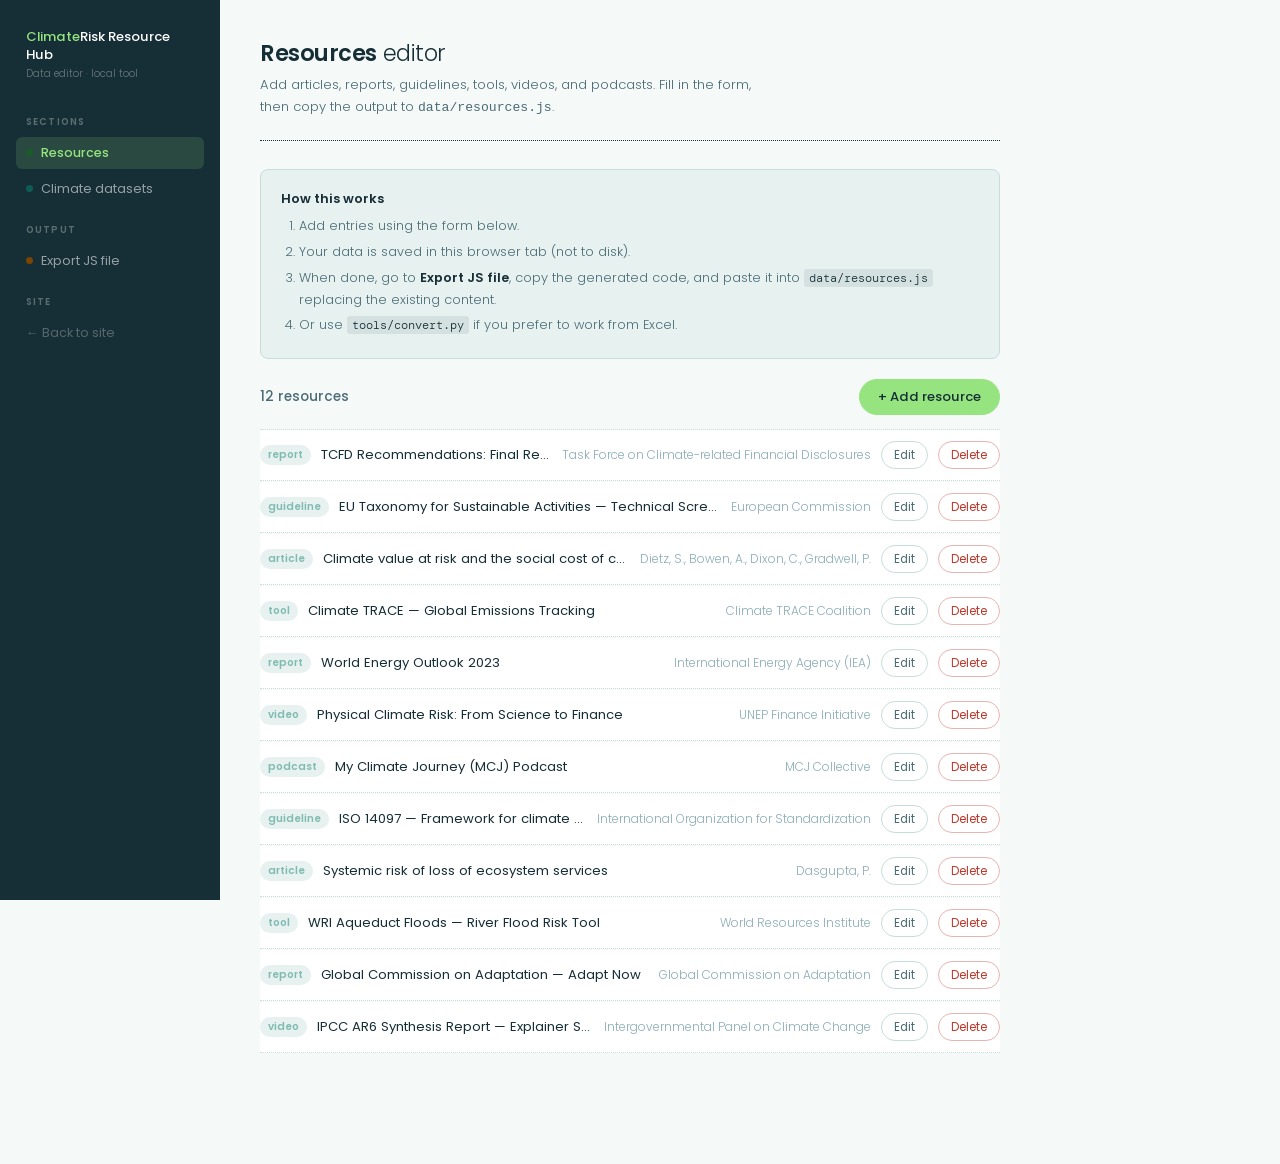
<file: src/data-editor.html>
<!DOCTYPE html>
<html lang="en">
<head>
  <meta charset="UTF-8" />
  <meta name="viewport" content="width=device-width, initial-scale=1.0" />
  <title>Data Editor — Climate Risk Resource Hub</title>
  <style>
    @import url('https://fonts.googleapis.com/css2?family=Poppins:wght@300;400;500;600&family=DM+Mono:wght@400&display=swap');

    *, *::before, *::after { box-sizing: border-box; margin: 0; padding: 0; }
    :root {
      --ink:     #162E36;
      --mid:     #4A6B75;
      --faint:   #8AACB5;
      --accent:  #96E47F;
      --teal:    #80BBB1;
      --tl:      #E6F1F0;
      --border:  #C8DDD9;
      --bg:      #F5F9F8;
      --surface: #FFFFFF;
      --red:     #C0392B;
      --r:       4px;
      --pill:    170px;
    }
    body { font-family: 'Poppins', sans-serif; font-size: 14px; color: var(--ink); background: var(--bg); }

    /* ── Shell ──────────────────────────────────────────── */
    .shell { display: flex; min-height: 100vh; }
    .sidebar {
      width: 220px; flex-shrink: 0;
      background: var(--ink);
      padding: 28px 16px;
      display: flex; flex-direction: column; gap: 4px;
      position: fixed; top: 0; left: 0; height: 100vh;
      overflow-y: auto;
    }
    .sidebar-title {
      font-size: 0.82rem; font-weight: 500; color: #fff;
      padding: 0 10px; margin-bottom: 16px; line-height: 1.4;
    }
    .sidebar-title span { color: var(--accent); }
    .sidebar-title small { display: block; font-size: 0.62rem; font-weight: 300; color: rgba(255,255,255,.35); margin-top: 2px; }
    .sidebar-label {
      font-size: 0.6rem; font-weight: 600; letter-spacing: 0.12em;
      text-transform: uppercase; color: rgba(255,255,255,.3);
      padding: 14px 10px 4px; display: block;
    }
    .sidebar a {
      display: flex; align-items: center; gap: 8px;
      padding: 7px 10px; border-radius: 6px;
      font-size: 0.8rem; font-weight: 400;
      color: rgba(255,255,255,.55);
      text-decoration: none; transition: all .12s;
    }
    .sidebar a:hover { background: rgba(150,228,127,.1); color: #fff; }
    .sidebar a.active { background: rgba(150,228,127,.15); color: var(--accent); font-weight: 500; }
    .sidebar-dot { width: 7px; height: 7px; border-radius: 50%; flex-shrink: 0; }

    .main { margin-left: 220px; flex: 1; padding: 36px 40px 80px; max-width: 820px; }

    /* ── Header ─────────────────────────────────────────── */
    .page-hd { margin-bottom: 28px; padding-bottom: 20px; border-bottom: 1px dotted var(--ink); }
    .page-hd h1 { font-size: 1.4rem; font-weight: 300; letter-spacing: -0.02em; color: var(--ink); margin-bottom: 4px; }
    .page-hd h1 strong { font-weight: 600; }
    .page-hd p { font-size: 0.82rem; color: var(--mid); font-weight: 300; max-width: 500px; line-height: 1.7; margin: 0; }

    /* ── Panels (one per section) ───────────────────────── */
    .panel { display: none; }
    .panel.active { display: block; }

    /* ── Records list ───────────────────────────────────── */
    .records-bar {
      display: flex; align-items: center; justify-content: space-between;
      margin-bottom: 14px;
    }
    .records-bar h2 { font-size: 0.85rem; font-weight: 500; color: var(--mid); }
    .records-list { display: flex; flex-direction: column; gap: 1px; margin-bottom: 32px; border-top: 1px dotted var(--border); }
    .record-row {
      display: flex; align-items: center; gap: 10px;
      padding: 11px 0; border-bottom: 1px dotted var(--border);
      background: var(--surface);
    }
    .record-row:hover { background: var(--tl); }
    .record-type {
      font-size: 0.65rem; font-weight: 600; padding: 2px 8px;
      border-radius: var(--pill); white-space: nowrap;
      background: var(--tl); color: var(--teal);
    }
    .record-title { flex: 1; font-size: 0.82rem; font-weight: 400; color: var(--ink); min-width: 0; white-space: nowrap; overflow: hidden; text-overflow: ellipsis; }
    .record-author { font-size: 0.75rem; color: var(--faint); font-weight: 300; white-space: nowrap; }
    .btn-sm {
      height: 28px; padding: 0 12px; font-size: 0.73rem; font-weight: 400;
      border-radius: var(--pill); border: 1px solid var(--border);
      background: var(--surface); color: var(--mid);
      cursor: pointer; white-space: nowrap; transition: all .12s;
      font-family: 'Poppins', sans-serif;
    }
    .btn-sm:hover { border-color: var(--teal); color: var(--ink); }
    .btn-sm.danger { color: var(--red); border-color: #e8b4b0; }
    .btn-sm.danger:hover { background: #fde8e6; }

    /* ── Main action buttons ────────────────────────────── */
    .btn {
      height: 36px; padding: 0 18px; font-size: 0.82rem; font-weight: 500;
      border-radius: var(--pill); border: 1px solid var(--ink);
      background: var(--surface); color: var(--ink);
      cursor: pointer; display: inline-flex; align-items: center; gap: 6px;
      transition: all .15s; font-family: 'Poppins', sans-serif; text-decoration: none;
    }
    .btn:hover { border-color: var(--teal); background: var(--tl); color: var(--ink); }
    .btn.primary { background: var(--accent); border-color: var(--accent); }
    .btn.primary:hover { background: #7acc65; border-color: #7acc65; }
    .btn-row { display: flex; gap: 8px; flex-wrap: wrap; margin-top: 20px; }

    /* ── Form ───────────────────────────────────────────── */
    .form-card {
      background: var(--surface);
      border: 1px solid var(--border);
      border-radius: 10px;
      padding: 28px;
      margin-bottom: 24px;
    }
    .form-card h3 { font-size: 0.9rem; font-weight: 500; margin-bottom: 20px; color: var(--ink); }
    .form-grid { display: grid; grid-template-columns: 1fr 1fr; gap: 14px; }
    .form-grid .full { grid-column: 1 / -1; }
    .field { display: flex; flex-direction: column; gap: 5px; }
    .field label {
      font-size: 0.67rem; font-weight: 600; letter-spacing: 0.07em;
      text-transform: uppercase; color: var(--faint);
    }
    .field label .req { color: var(--red); }
    .field input, .field select, .field textarea {
      width: 100%; border: 1px solid var(--ink); border-radius: var(--r);
      background: var(--surface); color: var(--ink);
      font-family: 'Poppins', sans-serif; font-size: 0.84rem; font-weight: 300;
      padding: 8px 10px; outline: none; transition: border-color .15s;
      -webkit-appearance: none; appearance: none;
    }
    .field input:focus, .field select:focus, .field textarea:focus { border-color: var(--teal); }
    .field textarea { resize: vertical; min-height: 80px; line-height: 1.6; }
    .field .hint { font-size: 0.68rem; color: var(--faint); font-weight: 300; line-height: 1.5; }
    .field select {
      background-image: url("data:image/svg+xml,%3Csvg width='10' height='6' viewBox='0 0 10 6' fill='none' xmlns='http://www.w3.org/2000/svg'%3E%3Cpath d='M1 1l4 4 4-4' stroke='%23162E36' stroke-width='1.5' stroke-linecap='round' stroke-linejoin='round'/%3E%3C/svg%3E");
      background-repeat: no-repeat; background-position: right 10px center;
      padding-right: 28px;
    }

    /* ── Output area ─────────────────────────────────────── */
    .output-card {
      background: var(--ink);
      border-radius: 10px;
      padding: 24px;
      margin-top: 24px;
    }
    .output-card h3 { font-size: 0.78rem; font-weight: 500; color: var(--accent); margin-bottom: 12px; display: flex; align-items: center; justify-content: space-between; }
    .output-card pre {
      font-family: 'DM Mono', monospace;
      font-size: 0.78rem;
      color: #b8e8c8;
      white-space: pre-wrap;
      word-break: break-all;
      line-height: 1.65;
      max-height: 340px;
      overflow-y: auto;
    }
    .output-card .copy-btn {
      font-size: 0.68rem; font-weight: 500; padding: 3px 10px;
      border-radius: var(--pill); border: 1px solid rgba(150,228,127,.3);
      background: transparent; color: var(--accent); cursor: pointer;
      font-family: 'Poppins', sans-serif; transition: all .12s;
    }
    .output-card .copy-btn:hover { background: rgba(150,228,127,.1); }

    /* ── Instructions card ───────────────────────────────── */
    .info-card {
      background: var(--tl); border: 1px solid var(--border);
      border-radius: 8px; padding: 18px 20px; margin-bottom: 20px;
      font-size: 0.8rem; color: var(--mid); line-height: 1.7; font-weight: 300;
    }
    .info-card strong { font-weight: 600; color: var(--ink); }
    .info-card code {
      font-family: 'DM Mono', monospace; font-size: 0.75rem;
      background: rgba(22,46,54,.08); padding: 1px 5px; border-radius: 3px;
      color: var(--ink);
    }
    ol.steps { padding-left: 18px; margin-top: 6px; }
    ol.steps li { margin-bottom: 4px; }

    /* ── Toast ───────────────────────────────────────────── */
    #toast {
      position: fixed; bottom: 24px; right: 24px; z-index: 9999;
      background: var(--ink); color: var(--accent);
      font-size: 0.78rem; font-weight: 500; padding: 10px 18px;
      border-radius: var(--pill); opacity: 0;
      transition: opacity .2s; pointer-events: none;
    }
    #toast.show { opacity: 1; }

    /* ── Divider ─────────────────────────────────────────── */
    hr.sec { border: none; border-top: 1px dotted var(--border); margin: 24px 0; }
  </style>
</head>
<body>
<div class="shell">

  <!-- Sidebar -->
  <div class="sidebar">
    <div class="sidebar-title">
      <span>Climate</span>Risk Resource Hub
      <small>Data editor · local tool</small>
    </div>
    <span class="sidebar-label">Sections</span>
    <a href="#" class="active" data-panel="resources" onclick="switchPanel('resources',this);return false;">
      <span class="sidebar-dot" style="background:#1A5C28"></span>Resources
    </a>
    <a href="#" data-panel="datasets" onclick="switchPanel('datasets',this);return false;">
      <span class="sidebar-dot" style="background:#0F5C55"></span>Climate datasets
    </a>
    <span class="sidebar-label">Output</span>
    <a href="#" data-panel="export" onclick="switchPanel('export',this);return false;">
      <span class="sidebar-dot" style="background:#7A4500"></span>Export JS file
    </a>
    <span class="sidebar-label">Site</span>
    <a href="index.html" style="opacity:.5">← Back to site</a>
  </div>

  <!-- Main -->
  <div class="main">

    <!-- ═══════════════ RESOURCES PANEL ═══════════════════ -->
    <div class="panel active" id="panel-resources">
      <div class="page-hd">
        <h1><strong>Resources</strong> editor</h1>
        <p>Add articles, reports, guidelines, tools, videos, and podcasts. Fill in the form, then copy the output to <code>data/resources.js</code>.</p>
      </div>

      <div class="info-card">
        <strong>How this works</strong>
        <ol class="steps">
          <li>Add entries using the form below.</li>
          <li>Your data is saved in this browser tab (not to disk).</li>
          <li>When done, go to <strong>Export JS file</strong>, copy the generated code, and paste it into <code>data/resources.js</code> replacing the existing content.</li>
          <li>Or use <code>tools/convert.py</code> if you prefer to work from Excel.</li>
        </ol>
      </div>

      <!-- Existing records -->
      <div class="records-bar">
        <h2 id="res-count">0 resources</h2>
        <button class="btn primary" onclick="showResForm()">+ Add resource</button>
      </div>
      <div class="records-list" id="res-list"></div>

      <!-- Entry form -->
      <div class="form-card" id="res-form" style="display:none">
        <h3 id="res-form-title">New resource</h3>
        <input type="hidden" id="res-edit-id" value="" />
        <div class="form-grid">

          <div class="field">
            <label>Type <span class="req">*</span></label>
            <select id="r-type">
              <option value="">— select —</option>
              <option value="article">Article</option>
              <option value="report">Report</option>
              <option value="guideline">Guideline</option>
              <option value="tool">Tool</option>
              <option value="video">Video</option>
              <option value="podcast">Podcast</option>
            </select>
          </div>

          <div class="field">
            <label>License / access</label>
            <select id="r-license">
              <option value="">— select or leave blank —</option>
              <option value="Open Access">Open Access</option>
              <option value="Restricted">Restricted</option>
              <option value="CC BY 4.0">CC BY 4.0</option>
              <option value="CC BY-NC 4.0">CC BY-NC 4.0</option>
              <option value="Proprietary">Proprietary</option>
            </select>
          </div>

          <div class="field full">
            <label>Title <span class="req">*</span></label>
            <input type="text" id="r-title" placeholder="Full title of the resource" />
          </div>

          <div class="field full">
            <label>Author / institution</label>
            <input type="text" id="r-author" placeholder="e.g. IPCC, World Bank, Smith J. et al." />
          </div>

          <div class="field">
            <label>Year</label>
            <input type="number" id="r-year" placeholder="e.g. 2023" min="1900" max="2099" />
          </div>

          <div class="field">
            <label>Language</label>
            <select id="r-language">
              <option value="">— select or leave blank —</option>
              <option value="EN">English</option>
              <option value="FR">French</option>
              <option value="DE">German</option>
              <option value="ES">Spanish</option>
              <option value="IT">Italian</option>
              <option value="PT">Portuguese</option>
              <option value="ZH">Chinese</option>
              <option value="AR">Arabic</option>
              <option value="Multi">Multilingual</option>
            </select>
          </div>

          <div class="field full">
            <label>Region</label>
            <input type="text" id="r-region" placeholder="comma-separated: Global, Europe, Sub-Saharan Africa" />
            <span class="hint">Geographic scope of the resource. Use "Global" for worldwide coverage.</span>
          </div>

          <div class="field full">
            <label>URL</label>
            <input type="url" id="r-url" placeholder="https://…" />
          </div>

          <div class="field full">
            <label>Description</label>
            <textarea id="r-description" placeholder="1–3 sentences summarising the resource for the card preview…"></textarea>
          </div>

          <div class="field full">
            <label>Tags / topics</label>
            <input type="text" id="r-tags" placeholder="comma-separated: climate risk, finance, TCFD" />
            <span class="hint">Separate multiple topics with commas. These power the tag filters on the site.</span>
          </div>

        </div>
        <div class="btn-row">
          <button class="btn primary" onclick="saveResource()">Save resource</button>
          <button class="btn" onclick="cancelResForm()">Cancel</button>
        </div>
      </div>
    </div>

    <!-- ═══════════════ DATASETS PANEL ════════════════════ -->
    <div class="panel" id="panel-datasets">
      <div class="page-hd">
        <h1><strong>Climate datasets</strong> editor</h1>
        <p>Add or update dataset entries. Fill in the form, then export to <code>data/datasets.js</code>.</p>
      </div>

      <div class="info-card">
        <strong>How this works</strong>
        <ol class="steps">
          <li>Add entries using the form below.</li>
          <li>Go to <strong>Export JS file</strong> → choose Datasets, copy, and paste into <code>data/datasets.js</code>.</li>
        </ol>
      </div>

      <div class="records-bar">
        <h2 id="ds-count">0 datasets</h2>
        <button class="btn primary" onclick="showDsForm()">+ Add dataset</button>
      </div>
      <div class="records-list" id="ds-list"></div>

      <div class="form-card" id="ds-form" style="display:none">
        <h3 id="ds-form-title">New dataset</h3>
        <input type="hidden" id="ds-edit-id" value="" />
        <div class="form-grid">

          <div class="field full">
            <label>Title <span class="req">*</span></label>
            <input type="text" id="d-title" placeholder="Dataset name" />
          </div>

          <div class="field">
            <label>Data type</label>
            <input type="text" id="d-type" placeholder="e.g. Water risk indicators" />
          </div>

          <div class="field">
            <label>Provider / author</label>
            <input type="text" id="d-provider" placeholder="e.g. World Resources Institute" />
          </div>

          <div class="field">
            <label>Spatial coverage</label>
            <input type="text" id="d-coverage" placeholder="e.g. Global, Europe" />
          </div>

          <div class="field">
            <label>Temporal range</label>
            <input type="text" id="d-temporal" placeholder="e.g. 1940–present" />
          </div>

          <div class="field">
            <label>Formats</label>
            <input type="text" id="d-formats" placeholder="comma-separated: GIS, Raster, CSV" />
          </div>

          <div class="field">
            <label>Access</label>
            <select id="d-access">
              <option value="">— select —</option>
              <option value="Open Access">Open Access</option>
              <option value="Request required">Request required</option>
              <option value="Restricted">Restricted</option>
            </select>
          </div>

          <div class="field full">
            <label>Description</label>
            <textarea id="d-description" placeholder="Describe the dataset: methodology, resolution, key use cases…"></textarea>
          </div>

          <div class="field full">
            <label>Variables</label>
            <input type="text" id="d-variables" placeholder="comma-separated: 2m temperature, Precipitation, Wind speed" />
          </div>

          <div class="field full">
            <label>Tags / topics</label>
            <input type="text" id="d-tags" placeholder="comma-separated: temperature, drought, water stress" />
          </div>

          <div class="field full">
            <label>Links</label>
            <textarea id="d-links" placeholder="One per line. Format: Label|https://url  or just  https://url" style="min-height:64px"></textarea>
            <span class="hint">Example: <code>Data portal|https://example.com</code> or just <code>https://example.com</code></span>
          </div>

        </div>
        <div class="btn-row">
          <button class="btn primary" onclick="saveDataset()">Save dataset</button>
          <button class="btn" onclick="cancelDsForm()">Cancel</button>
        </div>
      </div>
    </div>

    <!-- ═══════════════ EXPORT PANEL ══════════════════════ -->
    <div class="panel" id="panel-export">
      <div class="page-hd">
        <h1><strong>Export</strong> JS file</h1>
        <p>Copy the generated code below and paste it into the corresponding file in your <code>data/</code> folder.</p>
      </div>

      <div class="info-card">
        Paste the output into <code>data/resources.js</code> or <code>data/datasets.js</code> — replacing the entire file contents. The file must start with the <code>const</code> declaration (no blank lines before it).
      </div>

      <div style="display:flex;gap:10px;margin-bottom:20px">
        <button class="btn primary" onclick="generateExport('resources')">Generate resources.js</button>
        <button class="btn" onclick="generateExport('datasets')">Generate datasets.js</button>
      </div>

      <div class="output-card" id="export-output" style="display:none">
        <h3>
          <span id="export-filename">output</span>
          <button class="copy-btn" onclick="copyOutput()">Copy to clipboard</button>
        </h3>
        <pre id="export-pre"></pre>
      </div>
    </div>

  </div><!-- /main -->
</div><!-- /shell -->

<div id="toast"></div>

<script>
/* ── State ─────────────────────────────────────────────── */
let RESOURCES = [];
let DATASETS  = [];

/* Try loading existing data from the site's data files via fetch */
async function tryLoadExisting() {
  try {
    /* We attempt to fetch the existing data files so the editor
       pre-populates with whatever is already in data/*.js.
       This works when the editor is served from the same folder
       as the site (e.g. python -m http.server). */
    const rResp = await fetch("data/resources.js");
    if (rResp.ok) {
      const text = await rResp.text();
      const match = text.match(/const RESOURCES\s*=\s*(\[[\s\S]*?\]);/);
      if (match) RESOURCES = JSON.parse(match[1]);
    }
  } catch(e) {}
  try {
    const dResp = await fetch("data/datasets.js");
    if (dResp.ok) {
      const text = await dResp.text();
      const match = text.match(/const DATASETS\s*=\s*(\[[\s\S]*?\]);/);
      if (match) DATASETS = JSON.parse(match[1]);
    }
  } catch(e) {}
  renderResList();
  renderDsList();
}
tryLoadExisting();

/* ── Panel switching ───────────────────────────────────── */
function switchPanel(name, el) {
  document.querySelectorAll(".panel").forEach(p => p.classList.remove("active"));
  document.querySelectorAll(".sidebar a").forEach(a => a.classList.remove("active"));
  document.getElementById("panel-" + name).classList.add("active");
  el.classList.add("active");
}

/* ── Toast ─────────────────────────────────────────────── */
function toast(msg) {
  const t = document.getElementById("toast");
  t.textContent = msg;
  t.classList.add("show");
  setTimeout(() => t.classList.remove("show"), 2200);
}

/* ── Helpers ───────────────────────────────────────────── */
const splitList = v => v.split(",").map(s=>s.trim()).filter(Boolean);
const makeId = (prefix, title) =>
  prefix + "-" + title.toLowerCase().replace(/[^a-z0-9]+/g,"-").slice(0,36) + "-" + Date.now().toString(36);

function parseLinks(raw) {
  return raw.split("\n").map(l => l.trim()).filter(Boolean).map(line => {
    if (line.includes("|")) {
      const [label, url] = line.split("|");
      return { label: label.trim(), url: url.trim() };
    }
    return { label: "Open", url: line };
  });
}

/* ════════════════════════════════════════════════════════
   RESOURCES
   ════════════════════════════════════════════════════════ */

function renderResList() {
  const list = document.getElementById("res-list");
  document.getElementById("res-count").textContent = `${RESOURCES.length} resource${RESOURCES.length!==1?"s":""}`;
  if (!RESOURCES.length) {
    list.innerHTML = `<div style="padding:20px 0;color:var(--faint);font-size:.8rem;font-weight:300">No resources yet. Click "+ Add resource" to start.</div>`;
    return;
  }
  list.innerHTML = RESOURCES.map((r, i) => `
    <div class="record-row">
      <span class="record-type">${r.type || "—"}</span>
      <span class="record-title">${r.title}</span>
      <span class="record-author">${[r.author, r.year, r.language].filter(Boolean).join(" · ")}</span>
      <button class="btn-sm" onclick="editResource(${i})">Edit</button>
      <button class="btn-sm danger" onclick="deleteResource(${i})">Delete</button>
    </div>`).join("");
}

function showResForm(prefill) {
  document.getElementById("res-form").style.display = "block";
  document.getElementById("res-form-title").textContent = prefill ? "Edit resource" : "New resource";
  document.getElementById("res-edit-id").value = prefill !== undefined ? prefill : "";
  const r = prefill !== undefined ? RESOURCES[prefill] : {};
  document.getElementById("r-type").value        = r.type        || "";
  document.getElementById("r-license").value     = r.license     || "";
  document.getElementById("r-title").value       = r.title       || "";
  document.getElementById("r-author").value      = r.author      || "";
  document.getElementById("r-year").value        = r.year        || "";
  document.getElementById("r-language").value    = r.language    || "";
  document.getElementById("r-region").value      = (r.region||[]).join(", ");
  document.getElementById("r-url").value         = r.url         || "";
  document.getElementById("r-description").value = r.description || "";
  document.getElementById("r-tags").value        = (r.tags||[]).join(", ");
  document.getElementById("r-title").focus();
  document.getElementById("res-form").scrollIntoView({behavior:"smooth", block:"start"});
}

function editResource(i)   { showResForm(i); }

function deleteResource(i) {
  if (!confirm(`Delete "${RESOURCES[i].title}"?`)) return;
  RESOURCES.splice(i, 1);
  renderResList();
  toast("Resource deleted");
}

function cancelResForm() {
  document.getElementById("res-form").style.display = "none";
}

function saveResource() {
  const title = document.getElementById("r-title").value.trim();
  const type  = document.getElementById("r-type").value;
  if (!title) { alert("Title is required."); return; }
  if (!type)  { alert("Type is required."); return; }
  const editId = document.getElementById("res-edit-id").value;
  const record = {
    id:          editId !== "" ? RESOURCES[parseInt(editId)].id : makeId("r", title),
    type,
    title,
    author:      document.getElementById("r-author").value.trim(),
    year:        document.getElementById("r-year").value.trim(),
    language:    document.getElementById("r-language").value,
    region:      splitList(document.getElementById("r-region").value),
    license:     document.getElementById("r-license").value,
    url:         document.getElementById("r-url").value.trim(),
    description: document.getElementById("r-description").value.trim(),
    tags:        splitList(document.getElementById("r-tags").value),
  };
  if (editId !== "") {
    RESOURCES[parseInt(editId)] = record;
    toast("Resource updated");
  } else {
    RESOURCES.push(record);
    toast("Resource added");
  }
  renderResList();
  cancelResForm();
}

/* ════════════════════════════════════════════════════════
   DATASETS
   ════════════════════════════════════════════════════════ */

function renderDsList() {
  const list = document.getElementById("ds-list");
  document.getElementById("ds-count").textContent = `${DATASETS.length} dataset${DATASETS.length!==1?"s":""}`;
  if (!DATASETS.length) {
    list.innerHTML = `<div style="padding:20px 0;color:var(--faint);font-size:.8rem;font-weight:300">No datasets yet. Click "+ Add dataset" to start.</div>`;
    return;
  }
  list.innerHTML = DATASETS.map((d, i) => `
    <div class="record-row">
      <span class="record-type">${d.access || "—"}</span>
      <span class="record-title">${d.title}</span>
      <span class="record-author">${d.provider || ""}</span>
      <button class="btn-sm" onclick="editDataset(${i})">Edit</button>
      <button class="btn-sm danger" onclick="deleteDataset(${i})">Delete</button>
    </div>`).join("");
}

function showDsForm(prefill) {
  document.getElementById("ds-form").style.display = "block";
  document.getElementById("ds-form-title").textContent = prefill !== undefined ? "Edit dataset" : "New dataset";
  document.getElementById("ds-edit-id").value = prefill !== undefined ? prefill : "";
  const d = prefill !== undefined ? DATASETS[prefill] : {};
  document.getElementById("d-title").value       = d.title       || "";
  document.getElementById("d-type").value        = d.type        || "";
  document.getElementById("d-provider").value    = d.provider    || "";
  document.getElementById("d-coverage").value    = d.coverage    || "";
  document.getElementById("d-temporal").value    = d.temporal    || "";
  document.getElementById("d-formats").value     = (d.formats    ||[]).join(", ");
  document.getElementById("d-access").value      = d.access      || "";
  document.getElementById("d-description").value = d.description || "";
  document.getElementById("d-variables").value   = (d.variables  ||[]).join(", ");
  document.getElementById("d-tags").value        = (d.tags       ||[]).join(", ");
  document.getElementById("d-links").value       = (d.links      ||[]).map(l=>l.label && l.label!=="Open" ? `${l.label}|${l.url}` : l.url).join("\n");
  document.getElementById("d-title").focus();
  document.getElementById("ds-form").scrollIntoView({behavior:"smooth", block:"start"});
}

function editDataset(i)   { showDsForm(i); }

function deleteDataset(i) {
  if (!confirm(`Delete "${DATASETS[i].title}"?`)) return;
  DATASETS.splice(i, 1);
  renderDsList();
  toast("Dataset deleted");
}

function cancelDsForm() {
  document.getElementById("ds-form").style.display = "none";
}

function saveDataset() {
  const title = document.getElementById("d-title").value.trim();
  if (!title) { alert("Title is required."); return; }
  const editId = document.getElementById("ds-edit-id").value;
  const record = {
    id:          editId !== "" ? DATASETS[parseInt(editId)].id : makeId("d", title),
    title,
    type:        document.getElementById("d-type").value.trim(),
    provider:    document.getElementById("d-provider").value.trim(),
    coverage:    document.getElementById("d-coverage").value.trim(),
    temporal:    document.getElementById("d-temporal").value.trim(),
    formats:     splitList(document.getElementById("d-formats").value),
    access:      document.getElementById("d-access").value,
    description: document.getElementById("d-description").value.trim(),
    variables:   splitList(document.getElementById("d-variables").value),
    tags:        splitList(document.getElementById("d-tags").value),
    links:       parseLinks(document.getElementById("d-links").value),
  };
  if (editId !== "") {
    DATASETS[parseInt(editId)] = record;
    toast("Dataset updated");
  } else {
    DATASETS.push(record);
    toast("Dataset added");
  }
  renderDsList();
  cancelDsForm();
}

/* ════════════════════════════════════════════════════════
   EXPORT
   ════════════════════════════════════════════════════════ */

function generateExport(which) {
  const data     = which === "resources" ? RESOURCES : DATASETS;
  const constName= which === "resources" ? "RESOURCES" : "DATASETS";
  const filename = `data/${which}.js`;
  const ts = new Date().toISOString().slice(0,16).replace("T"," ");
  const body = JSON.stringify(data, null, 2);
  const code = `/* AUTO-GENERATED by data-editor.html\n   Generated: ${ts}\n   Paste this entire file into ${filename} */\n\nconst ${constName} = ${body};\n`;

  document.getElementById("export-filename").textContent = filename;
  document.getElementById("export-pre").textContent = code;
  document.getElementById("export-output").style.display = "block";
  document.getElementById("export-output").scrollIntoView({behavior:"smooth"});
}

function copyOutput() {
  const text = document.getElementById("export-pre").textContent;
  navigator.clipboard.writeText(text).then(() => toast("Copied to clipboard!"));
}
</script>
</body>
</html>
</file>
